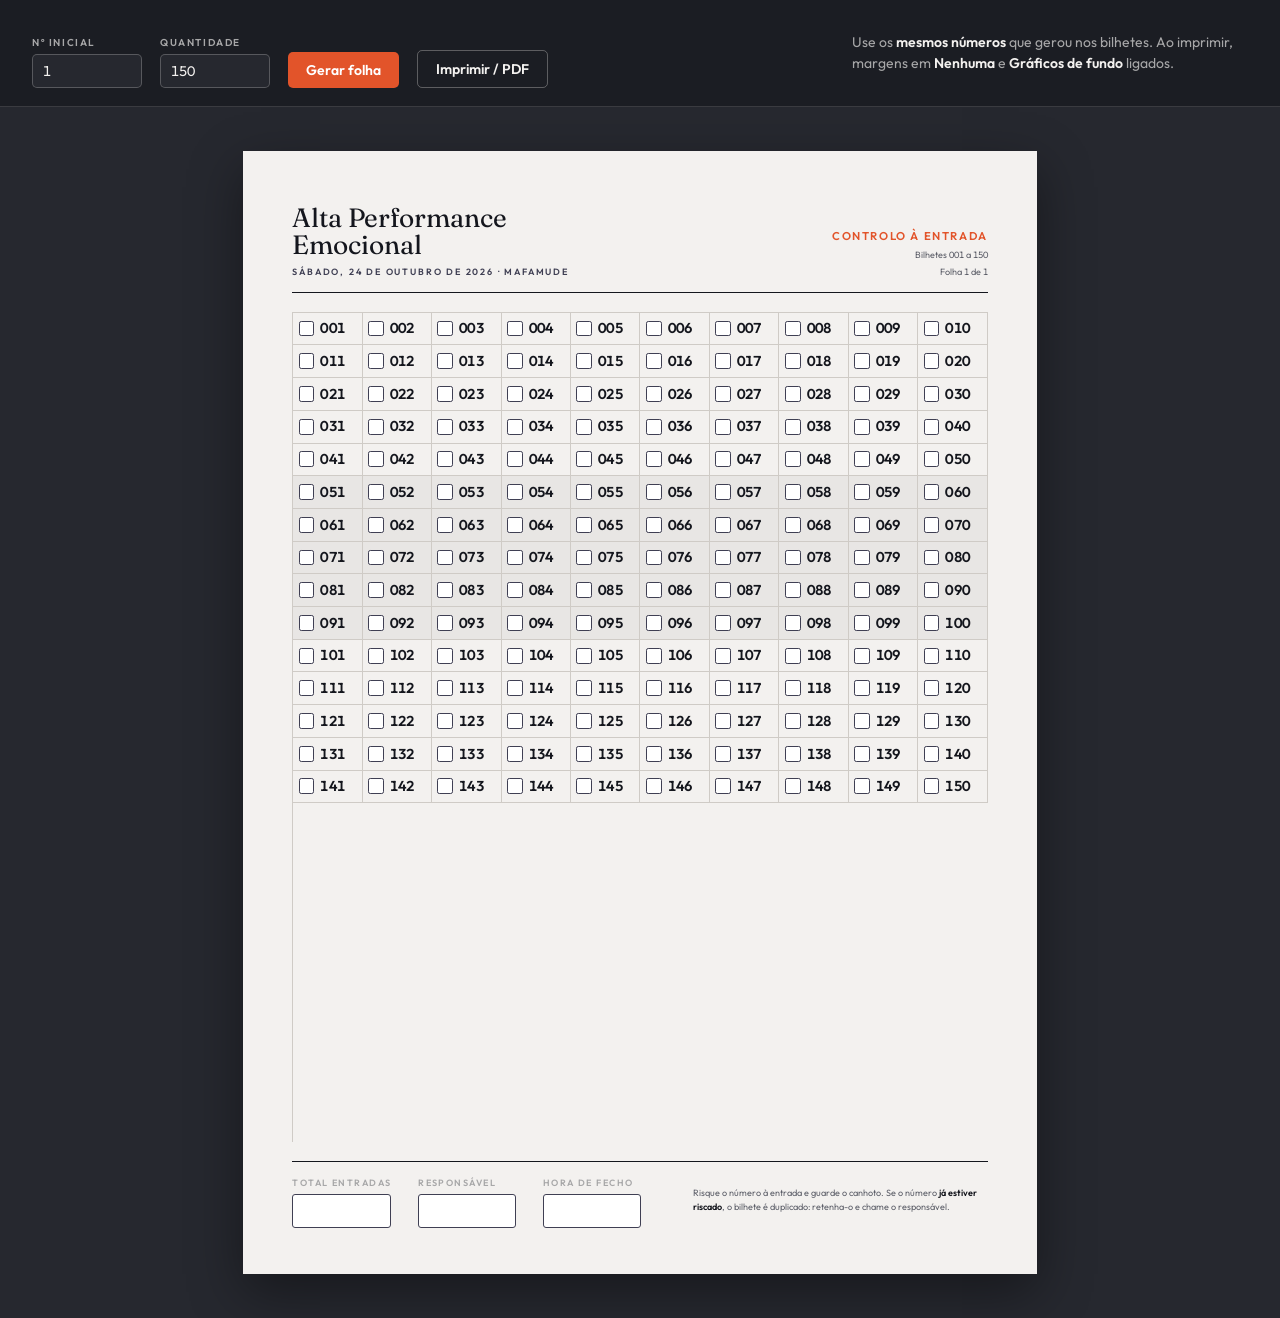
<file: folha-controlo-entrada.html>
<!doctype html>
<html lang="pt-PT">
<head>
<meta charset="utf-8">
<meta http-equiv="Content-Security-Policy" content="default-src 'self'; script-src 'unsafe-inline'; style-src 'self' 'unsafe-inline'; font-src 'self'; img-src data:; connect-src 'none'; object-src 'none'; frame-src 'none'; frame-ancestors 'none'; form-action 'none'; base-uri 'none'; upgrade-insecure-requests">
<meta name="referrer" content="no-referrer">
<meta name="robots" content="noindex,nofollow">
<meta name="viewport" content="width=device-width, initial-scale=1">
<title>Folha de Controlo à Entrada</title>
<link rel="stylesheet" href="assets/fonts.css">
<style>
/* ─────────────────────────────────────────────────────────────
   FOLHA DE CONTROLO À ENTRADA
   Companheira do bilhete: os numeros aqui sao os mesmos que saem
   no canhoto. Usa-se com caneta, de pe, a porta. Por isso os
   numeros sao grandes, as quadriculas sao grandes, e as linhas
   alternam de tom para nao se perder a leitura a meio.
   Peca de impressao: um so mundo visual, cores explicitas.
   ───────────────────────────────────────────────────────────── */
:root{
  --prata-alto:#F3F1EF;
  --prata:#E8E6E4;
  --prata-2:#CFCBC6;
  --prata-3:#A7A7A8;
  --tinta-2:#14161D;
  --tinta-azul:#3F3F53;
  --laranja:#E2542A;
  --texto-suave:#5C5E68;
  --serif:"Fraunces",Georgia,"Times New Roman",serif;
  --sans:"Outfit","Helvetica Neue",Arial,sans-serif;
}
*,*::before,*::after{box-sizing:border-box}
body{
  margin:0;background:#26282F;color:#F3F1EF;
  font-family:var(--sans);-webkit-font-smoothing:antialiased;
}

/* ── controlos, so no ecra ────────────────────────────────── */
.barra{
  position:sticky;top:0;z-index:5;
  display:flex;flex-wrap:wrap;gap:18px;align-items:flex-end;
  padding:18px clamp(16px,3vw,32px);
  background:#1B1D23;border-bottom:1px solid rgba(243,241,239,.14);
}
.campo{display:flex;flex-direction:column;gap:5px}
.campo label{
  font-size:10px;letter-spacing:.16em;text-transform:uppercase;
  color:#A7A7A8;font-weight:600;
}
.campo input{
  width:110px;padding:7px 10px;border-radius:5px;
  border:1px solid rgba(243,241,239,.24);
  background:#26282F;color:#F3F1EF;
  font-family:var(--sans);font-size:14px;font-variant-numeric:tabular-nums;
}
.campo input:focus-visible{outline:2px solid var(--laranja);outline-offset:2px}
.acao{
  padding:9px 18px;border-radius:5px;border:0;cursor:pointer;
  background:var(--laranja);color:#fff;
  font-family:var(--sans);font-size:14px;font-weight:600;
}
.acao:hover{background:#C9481F}
.acao.sec{background:transparent;color:#F3F1EF;border:1px solid rgba(243,241,239,.3)}
.acao.sec:hover{background:rgba(243,241,239,.08)}
.acao:focus-visible{outline:2px solid #F3F1EF;outline-offset:2px}
.dica{
  margin-left:auto;max-width:44ch;
  font-size:14px;line-height:1.5;color:#A7A7A8;
}
.dica b{color:#F3F1EF;font-weight:600}

.palco{padding:clamp(20px,4vw,44px);display:flex;flex-direction:column;align-items:center;gap:10mm}

/* ── folha ────────────────────────────────────────────────── */
.folha{
  width:210mm;height:297mm;flex:none;
  padding:14mm 13mm 12mm;
  background:var(--prata-alto);color:var(--tinta-2);
  display:flex;flex-direction:column;
  box-shadow:0 18px 50px rgba(0,0,0,.4);
}

.cabeca{
  display:flex;justify-content:space-between;align-items:flex-end;gap:8mm;
  padding-bottom:4mm;border-bottom:.5mm solid var(--tinta-2);
}
.f-marca{
  margin:0;font-family:var(--serif);font-size:7mm;line-height:1.04;font-weight:400;
}
.f-sub{
  margin:1.8mm 0 0;font-size:2.4mm;font-weight:600;
  letter-spacing:.2em;text-transform:uppercase;color:var(--tinta-azul);
}
.f-titulo{text-align:right;flex:none}
.f-titulo strong{
  display:block;font-size:3mm;font-weight:600;
  letter-spacing:.14em;text-transform:uppercase;color:var(--laranja);
}
.f-titulo span{
  display:block;margin-top:1.6mm;font-size:2.4mm;color:var(--texto-suave);
  font-variant-numeric:tabular-nums;
}

/* grelha de numeros */
.grelha{
  flex:1;margin-top:5mm;
  display:grid;grid-template-columns:repeat(10,1fr);
  gap:0;align-content:start;
  border-top:.25mm solid var(--prata-2);
  border-left:.25mm solid var(--prata-2);
}
.celula{
  display:flex;align-items:center;gap:1.6mm;
  padding:2.1mm 1.4mm;
  border-right:.25mm solid var(--prata-2);
  border-bottom:.25mm solid var(--prata-2);
}
/* faixa alternada de cinco em cinco linhas, para nao perder a linha */
.celula.faixa{background:var(--prata)}
.quadricula{
  width:4.2mm;height:4.2mm;flex:none;
  border:.35mm solid var(--tinta-azul);border-radius:.6mm;
  background:#fff;
}
.numero{
  font-size:3.8mm;font-weight:600;line-height:1;
  font-variant-numeric:tabular-nums;letter-spacing:.01em;
}

/* rodape */
.rodape{
  margin-top:5mm;padding-top:4mm;
  border-top:.5mm solid var(--tinta-2);
  display:flex;justify-content:space-between;gap:8mm;
}
.contagem{display:flex;gap:7mm}
.contagem div{display:flex;flex-direction:column;gap:1.6mm}
.contagem span{
  font-size:2.4mm;font-weight:600;letter-spacing:.16em;
  text-transform:uppercase;color:var(--prata-3);
}
.contagem .caixa{
  width:26mm;height:9mm;border:.35mm solid var(--tinta-azul);
  border-radius:.8mm;background:#fff;
}
.nota{
  max-width:78mm;font-size:2.4mm;line-height:1.5;color:var(--texto-suave);
}
.nota b{color:var(--tinta-2);font-weight:600}

/* ── impressao ────────────────────────────────────────────── */
@page{size:A4 portrait;margin:0}
@media print{
  body{background:#fff}
  .barra{display:none}
  .palco{padding:0;gap:0;display:block}
  .folha{
    box-shadow:none;margin:0;
    page-break-after:always;break-after:page;
    -webkit-print-color-adjust:exact;print-color-adjust:exact;
  }
  .folha:last-child{page-break-after:auto;break-after:auto}
}
</style>
</head>
<body>

<div class="barra">
  <div class="campo">
    <label for="inicio">Nº inicial</label>
    <input id="inicio" type="number" min="1" max="9999" value="1">
  </div>
  <div class="campo">
    <label for="quantos">Quantidade</label>
    <input id="quantos" type="number" min="1" max="600" value="150">
  </div>
  <button class="acao" id="gerar" type="button">Gerar folha</button>
  <button class="acao sec" id="imprimir" type="button">Imprimir / PDF</button>
  <p class="dica">
    Use os <b>mesmos números</b> que gerou nos bilhetes.
    Ao imprimir, margens em <b>Nenhuma</b> e <b>Gráficos de fundo</b> ligados.
  </p>
</div>

<div class="palco" id="palco"></div>

<script>
(function(){
  "use strict";

  var COLUNAS = 10;
  var POR_FOLHA = 150;

  var palco = document.getElementById("palco");
  var campoInicio = document.getElementById("inicio");
  var campoQuantos = document.getElementById("quantos");

  function folha(numeros, indice, totalFolhas, primeiro, ultimo){
    var el = document.createElement("section");
    el.className = "folha";

    var celulas = "";
    for (var i = 0; i < numeros.length; i++){
      // faixa a cada bloco de cinco linhas, para o olho nao saltar de linha
      var linha = Math.floor(i / COLUNAS);
      var faixa = (Math.floor(linha / 5) % 2 === 1) ? " faixa" : "";
      celulas +=
        '<div class="celula' + faixa + '">' +
          '<span class="quadricula"></span>' +
          '<span class="numero">' + numeros[i] + '</span>' +
        '</div>';
    }

    el.innerHTML =
      '<header class="cabeca">' +
        '<div>' +
          '<p class="f-marca">Alta Performance<br>Emocional</p>' +
          '<p class="f-sub">Sábado, 24 de outubro de 2026 · Mafamude</p>' +
        '</div>' +
        '<div class="f-titulo">' +
          '<strong>Controlo à entrada</strong>' +
          '<span>Bilhetes ' + primeiro + ' a ' + ultimo + '</span>' +
          '<span>Folha ' + indice + ' de ' + totalFolhas + '</span>' +
        '</div>' +
      '</header>' +
      '<div class="grelha">' + celulas + '</div>' +
      '<footer class="rodape">' +
        '<div class="contagem">' +
          '<div><span>Total entradas</span><span class="caixa"></span></div>' +
          '<div><span>Responsável</span><span class="caixa"></span></div>' +
          '<div><span>Hora de fecho</span><span class="caixa"></span></div>' +
        '</div>' +
        '<p class="nota">Risque o número à entrada e guarde o canhoto. ' +
          'Se o número <b>já estiver riscado</b>, o bilhete é duplicado: ' +
          'retenha-o e chame o responsável.</p>' +
      '</footer>';
    return el;
  }

  function gerar(){
    var inicio = Math.max(1, parseInt(campoInicio.value, 10) || 1);
    var quantos = Math.min(600, Math.max(1, parseInt(campoQuantos.value, 10) || 1));
    var totalFolhas = Math.ceil(quantos / POR_FOLHA);

    palco.textContent = "";

    for (var f = 0; f < totalFolhas; f++){
      var numeros = [];
      var desde = inicio + f * POR_FOLHA;
      var quantosAqui = Math.min(POR_FOLHA, quantos - f * POR_FOLHA);
      for (var i = 0; i < quantosAqui; i++){
        numeros.push(String(desde + i).padStart(3, "0"));
      }
      palco.appendChild(
        folha(numeros, f + 1, totalFolhas, numeros[0], numeros[numeros.length - 1])
      );
    }
  }

  document.getElementById("gerar").addEventListener("click", gerar);
  document.getElementById("imprimir").addEventListener("click", function(){ window.print(); });
  campoInicio.addEventListener("change", gerar);
  campoQuantos.addEventListener("change", gerar);

  gerar();
})();
</script>

</body>
</html>
</file>
<file: assets/fonts.css>
/* Tipos de letra alojados no proprio site.
   Antes vinham do fonts.googleapis.com, o que entregava o IP de cada
   visitante ao Google. Sao os mesmos ficheiros woff2 que o Google
   servia, so que a partir daqui. Subsets latin e latin-ext.
   Como atualizar: ver assets/fonts/ORIGEM.txt */
@font-face {
  font-family: 'Fraunces';
  font-style: italic;
  font-weight: 300 700;
  font-display: swap;
  src: url(fonts/fraunces-italic-300_700-latin-ext.woff2) format('woff2');
  unicode-range: U+0100-02BA, U+02BD-02C5, U+02C7-02CC, U+02CE-02D7, U+02DD-02FF, U+0304, U+0308, U+0329, U+1D00-1DBF, U+1E00-1E9F, U+1EF2-1EFF, U+2020, U+20A0-20AB, U+20AD-20C4, U+2113, U+2C60-2C7F, U+A720-A7FF;
}
@font-face {
  font-family: 'Fraunces';
  font-style: italic;
  font-weight: 300 700;
  font-display: swap;
  src: url(fonts/fraunces-italic-300_700-latin.woff2) format('woff2');
  unicode-range: U+0000-00FF, U+0131, U+0152-0153, U+02BB-02BC, U+02C6, U+02DA, U+02DC, U+0304, U+0308, U+0329, U+2000-206F, U+20AC, U+2122, U+2191, U+2193, U+2212, U+2215, U+FEFF, U+FFFD;
}
@font-face {
  font-family: 'Fraunces';
  font-style: normal;
  font-weight: 300 700;
  font-display: swap;
  src: url(fonts/fraunces-normal-300_700-latin-ext.woff2) format('woff2');
  unicode-range: U+0100-02BA, U+02BD-02C5, U+02C7-02CC, U+02CE-02D7, U+02DD-02FF, U+0304, U+0308, U+0329, U+1D00-1DBF, U+1E00-1E9F, U+1EF2-1EFF, U+2020, U+20A0-20AB, U+20AD-20C4, U+2113, U+2C60-2C7F, U+A720-A7FF;
}
@font-face {
  font-family: 'Fraunces';
  font-style: normal;
  font-weight: 300 700;
  font-display: swap;
  src: url(fonts/fraunces-normal-300_700-latin.woff2) format('woff2');
  unicode-range: U+0000-00FF, U+0131, U+0152-0153, U+02BB-02BC, U+02C6, U+02DA, U+02DC, U+0304, U+0308, U+0329, U+2000-206F, U+20AC, U+2122, U+2191, U+2193, U+2212, U+2215, U+FEFF, U+FFFD;
}
@font-face {
  font-family: 'Outfit';
  font-style: normal;
  font-weight: 300;
  font-display: swap;
  src: url(fonts/outfit-normal-300_700-latin-ext.woff2) format('woff2');
  unicode-range: U+0100-02BA, U+02BD-02C5, U+02C7-02CC, U+02CE-02D7, U+02DD-02FF, U+0304, U+0308, U+0329, U+1D00-1DBF, U+1E00-1E9F, U+1EF2-1EFF, U+2020, U+20A0-20AB, U+20AD-20C4, U+2113, U+2C60-2C7F, U+A720-A7FF;
}
@font-face {
  font-family: 'Outfit';
  font-style: normal;
  font-weight: 300;
  font-display: swap;
  src: url(fonts/outfit-normal-300_700-latin.woff2) format('woff2');
  unicode-range: U+0000-00FF, U+0131, U+0152-0153, U+02BB-02BC, U+02C6, U+02DA, U+02DC, U+0304, U+0308, U+0329, U+2000-206F, U+20AC, U+2122, U+2191, U+2193, U+2212, U+2215, U+FEFF, U+FFFD;
}
@font-face {
  font-family: 'Outfit';
  font-style: normal;
  font-weight: 400;
  font-display: swap;
  src: url(fonts/outfit-normal-300_700-latin-ext.woff2) format('woff2');
  unicode-range: U+0100-02BA, U+02BD-02C5, U+02C7-02CC, U+02CE-02D7, U+02DD-02FF, U+0304, U+0308, U+0329, U+1D00-1DBF, U+1E00-1E9F, U+1EF2-1EFF, U+2020, U+20A0-20AB, U+20AD-20C4, U+2113, U+2C60-2C7F, U+A720-A7FF;
}
@font-face {
  font-family: 'Outfit';
  font-style: normal;
  font-weight: 400;
  font-display: swap;
  src: url(fonts/outfit-normal-300_700-latin.woff2) format('woff2');
  unicode-range: U+0000-00FF, U+0131, U+0152-0153, U+02BB-02BC, U+02C6, U+02DA, U+02DC, U+0304, U+0308, U+0329, U+2000-206F, U+20AC, U+2122, U+2191, U+2193, U+2212, U+2215, U+FEFF, U+FFFD;
}
@font-face {
  font-family: 'Outfit';
  font-style: normal;
  font-weight: 500;
  font-display: swap;
  src: url(fonts/outfit-normal-300_700-latin-ext.woff2) format('woff2');
  unicode-range: U+0100-02BA, U+02BD-02C5, U+02C7-02CC, U+02CE-02D7, U+02DD-02FF, U+0304, U+0308, U+0329, U+1D00-1DBF, U+1E00-1E9F, U+1EF2-1EFF, U+2020, U+20A0-20AB, U+20AD-20C4, U+2113, U+2C60-2C7F, U+A720-A7FF;
}
@font-face {
  font-family: 'Outfit';
  font-style: normal;
  font-weight: 500;
  font-display: swap;
  src: url(fonts/outfit-normal-300_700-latin.woff2) format('woff2');
  unicode-range: U+0000-00FF, U+0131, U+0152-0153, U+02BB-02BC, U+02C6, U+02DA, U+02DC, U+0304, U+0308, U+0329, U+2000-206F, U+20AC, U+2122, U+2191, U+2193, U+2212, U+2215, U+FEFF, U+FFFD;
}
@font-face {
  font-family: 'Outfit';
  font-style: normal;
  font-weight: 600;
  font-display: swap;
  src: url(fonts/outfit-normal-300_700-latin-ext.woff2) format('woff2');
  unicode-range: U+0100-02BA, U+02BD-02C5, U+02C7-02CC, U+02CE-02D7, U+02DD-02FF, U+0304, U+0308, U+0329, U+1D00-1DBF, U+1E00-1E9F, U+1EF2-1EFF, U+2020, U+20A0-20AB, U+20AD-20C4, U+2113, U+2C60-2C7F, U+A720-A7FF;
}
@font-face {
  font-family: 'Outfit';
  font-style: normal;
  font-weight: 600;
  font-display: swap;
  src: url(fonts/outfit-normal-300_700-latin.woff2) format('woff2');
  unicode-range: U+0000-00FF, U+0131, U+0152-0153, U+02BB-02BC, U+02C6, U+02DA, U+02DC, U+0304, U+0308, U+0329, U+2000-206F, U+20AC, U+2122, U+2191, U+2193, U+2212, U+2215, U+FEFF, U+FFFD;
}
@font-face {
  font-family: 'Outfit';
  font-style: normal;
  font-weight: 700;
  font-display: swap;
  src: url(fonts/outfit-normal-300_700-latin-ext.woff2) format('woff2');
  unicode-range: U+0100-02BA, U+02BD-02C5, U+02C7-02CC, U+02CE-02D7, U+02DD-02FF, U+0304, U+0308, U+0329, U+1D00-1DBF, U+1E00-1E9F, U+1EF2-1EFF, U+2020, U+20A0-20AB, U+20AD-20C4, U+2113, U+2C60-2C7F, U+A720-A7FF;
}
@font-face {
  font-family: 'Outfit';
  font-style: normal;
  font-weight: 700;
  font-display: swap;
  src: url(fonts/outfit-normal-300_700-latin.woff2) format('woff2');
  unicode-range: U+0000-00FF, U+0131, U+0152-0153, U+02BB-02BC, U+02C6, U+02DA, U+02DC, U+0304, U+0308, U+0329, U+2000-206F, U+20AC, U+2122, U+2191, U+2193, U+2212, U+2215, U+FEFF, U+FFFD;
}
</file>
